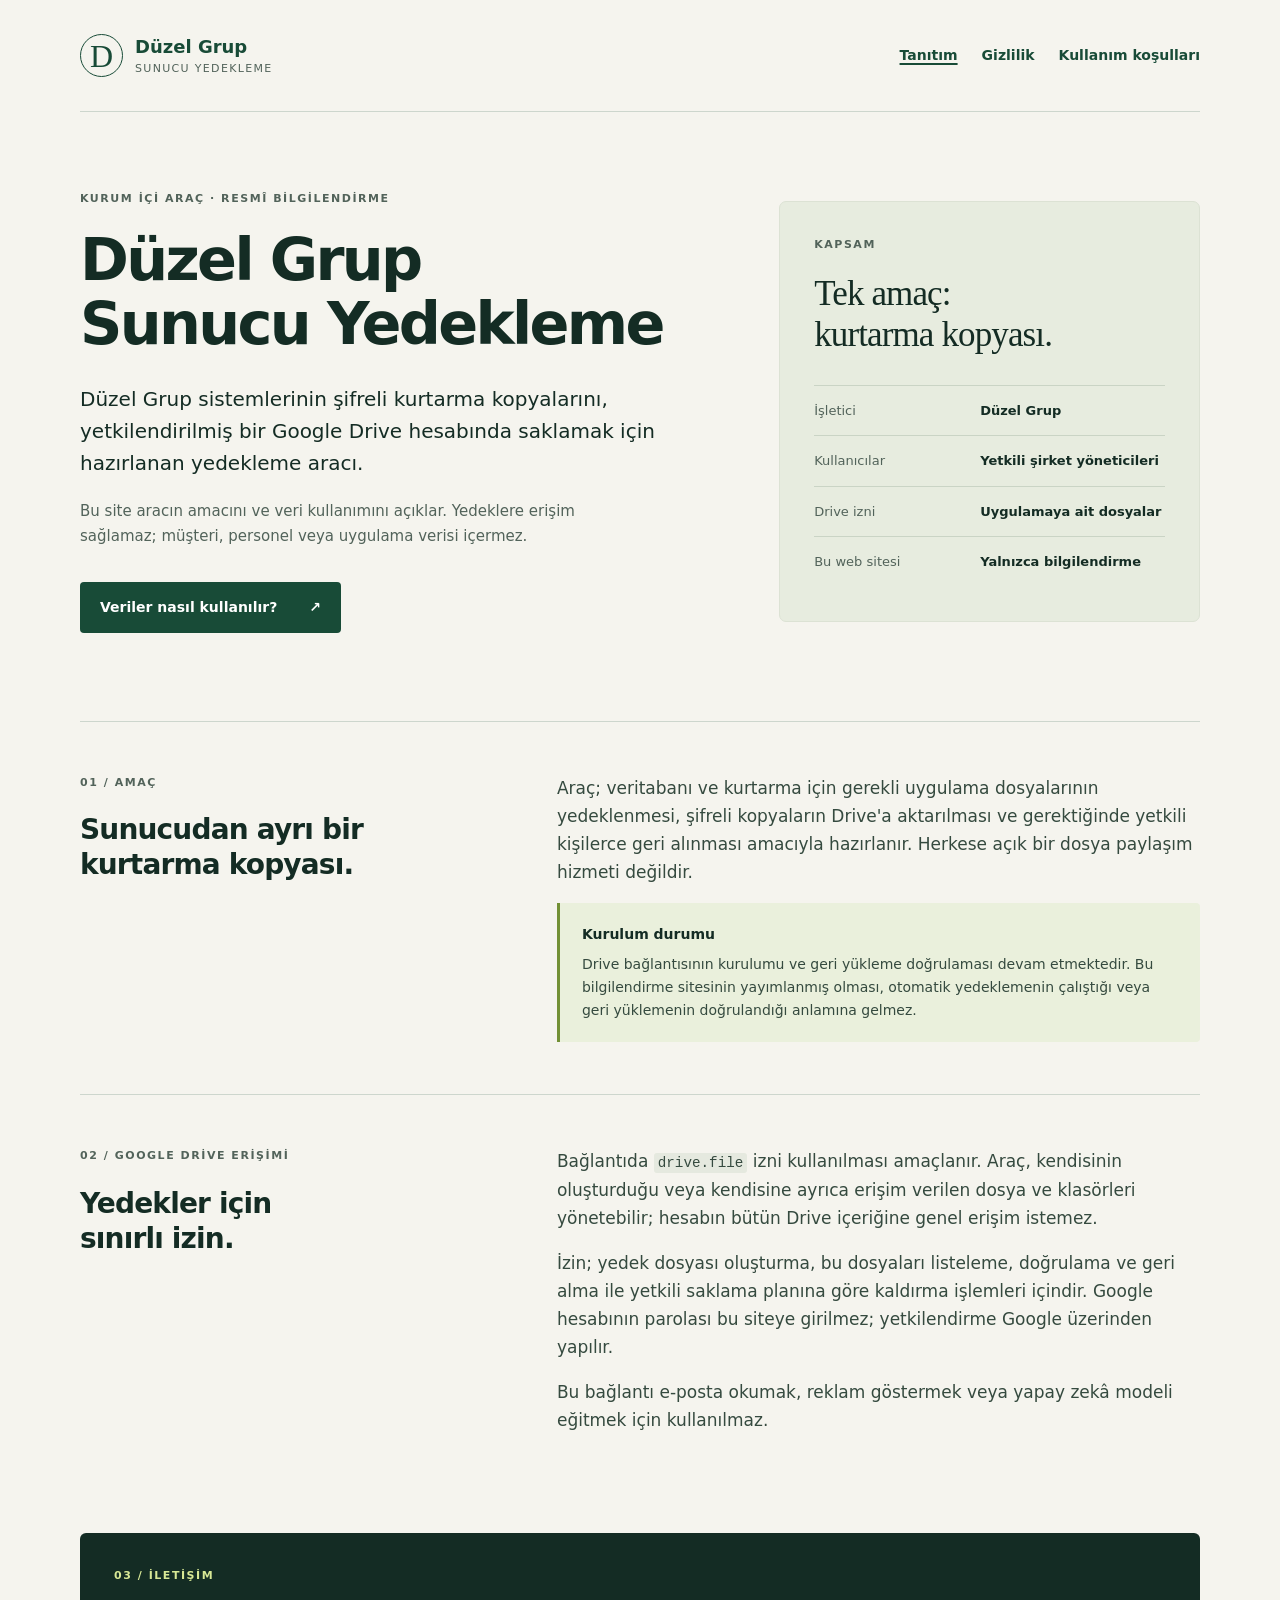
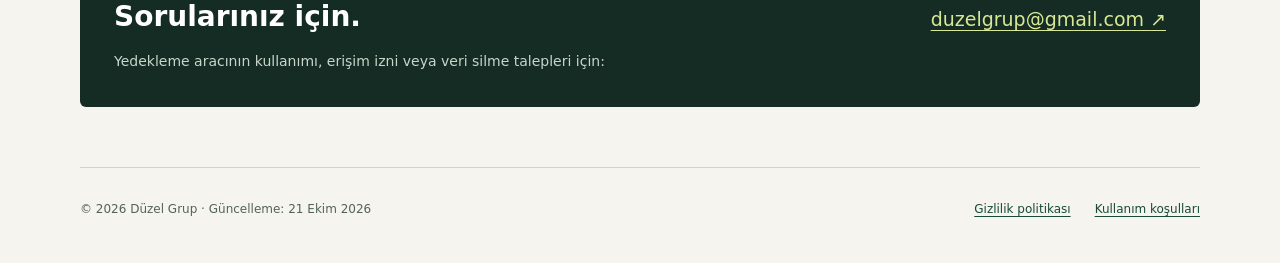
<file: docs/index.html>
<!doctype html>
<html lang="tr">
<head>
  <meta charset="utf-8">
  <meta name="viewport" content="width=device-width, initial-scale=1">
  <meta name="description" content="Düzel Grup Sunucu Yedekleme aracının amacı, sınırlı Google Drive erişimi ve veri kullanımı hakkında bilgilendirme.">
  <meta name="color-scheme" content="light">
  <meta name="referrer" content="strict-origin-when-cross-origin">
  <title>Düzel Grup Sunucu Yedekleme</title>
  <link rel="stylesheet" href="styles.css">
</head>
<body>
  <a class="skip" href="#icerik">İçeriğe geç</a>
  <header class="header shell">
    <a class="brand" href="./" aria-label="Düzel Grup Sunucu Yedekleme ana sayfası"><span class="brand-mark" aria-hidden="true">D</span><span>Düzel Grup<small>Sunucu Yedekleme</small></span></a>
    <nav aria-label="Ana menü"><a href="./" aria-current="page">Tanıtım</a><a href="gizlilik.html">Gizlilik</a><a href="kullanim-kosullari.html">Kullanım koşulları</a></nav>
  </header>
  <main id="icerik">
    <section class="hero shell">
      <div>
        <p class="eyebrow">Kurum içi araç · Resmî bilgilendirme</p>
        <h1>Düzel Grup<br>Sunucu Yedekleme</h1>
        <p class="lead">Düzel Grup sistemlerinin şifreli kurtarma kopyalarını, yetkilendirilmiş bir Google Drive hesabında saklamak için hazırlanan yedekleme aracı.</p>
        <p class="hero-detail">Bu site aracın amacını ve veri kullanımını açıklar. Yedeklere erişim sağlamaz; müşteri, personel veya uygulama verisi içermez.</p>
        <a class="button" href="gizlilik.html">Veriler nasıl kullanılır? <span aria-hidden="true">↗</span></a>
      </div>
      <aside class="summary" aria-label="Aracın kapsamı">
        <p class="eyebrow">Kapsam</p>
        <h2>Tek amaç:<br>kurtarma kopyası.</h2>
        <dl>
          <div><dt>İşletici</dt><dd>Düzel Grup</dd></div>
          <div><dt>Kullanıcılar</dt><dd>Yetkili şirket yöneticileri</dd></div>
          <div><dt>Drive izni</dt><dd>Uygulamaya ait dosyalar</dd></div>
          <div><dt>Bu web sitesi</dt><dd>Yalnızca bilgilendirme</dd></div>
        </dl>
      </aside>
    </section>
    <section class="section shell" aria-labelledby="amac">
      <div class="section-heading"><p class="eyebrow">01 / Amaç</p><h2 id="amac">Sunucudan ayrı bir kurtarma kopyası.</h2></div>
      <div class="section-copy">
        <p>Araç; veritabanı ve kurtarma için gerekli uygulama dosyalarının yedeklenmesi, şifreli kopyaların Drive'a aktarılması ve gerektiğinde yetkili kişilerce geri alınması amacıyla hazırlanır. Herkese açık bir dosya paylaşım hizmeti değildir.</p>
        <div class="notice"><strong>Kurulum durumu</strong><p>Drive bağlantısının kurulumu ve geri yükleme doğrulaması devam etmektedir. Bu bilgilendirme sitesinin yayımlanmış olması, otomatik yedeklemenin çalıştığı veya geri yüklemenin doğrulandığı anlamına gelmez.</p></div>
      </div>
    </section>
    <section class="section shell" aria-labelledby="erisim">
      <div class="section-heading"><p class="eyebrow">02 / Google Drive erişimi</p><h2 id="erisim">Yedekler için sınırlı izin.</h2></div>
      <div class="section-copy">
        <p>Bağlantıda <code>drive.file</code> izni kullanılması amaçlanır. Araç, kendisinin oluşturduğu veya kendisine ayrıca erişim verilen dosya ve klasörleri yönetebilir; hesabın bütün Drive içeriğine genel erişim istemez.</p>
        <p>İzin; yedek dosyası oluşturma, bu dosyaları listeleme, doğrulama ve geri alma ile yetkili saklama planına göre kaldırma işlemleri içindir. Google hesabının parolası bu siteye girilmez; yetkilendirme Google üzerinden yapılır.</p>
        <p>Bu bağlantı e-posta okumak, reklam göstermek veya yapay zekâ modeli eğitmek için kullanılmaz.</p>
      </div>
    </section>
    <section class="contact shell" aria-labelledby="iletisim">
      <div><p class="eyebrow">03 / İletişim</p><h2 id="iletisim">Sorularınız için.</h2><p>Yedekleme aracının kullanımı, erişim izni veya veri silme talepleri için:</p></div>
      <a class="contact-link" href="mailto:duzelgrup@gmail.com">duzelgrup@gmail.com <span aria-hidden="true">↗</span></a>
    </section>
  </main>
  <footer class="footer shell"><p>© 2026 Düzel Grup · Güncelleme: 21 Ekim 2026</p><div><a href="gizlilik.html">Gizlilik politikası</a><a href="kullanim-kosullari.html">Kullanım koşulları</a></div></footer>
</body>
</html>
</file>
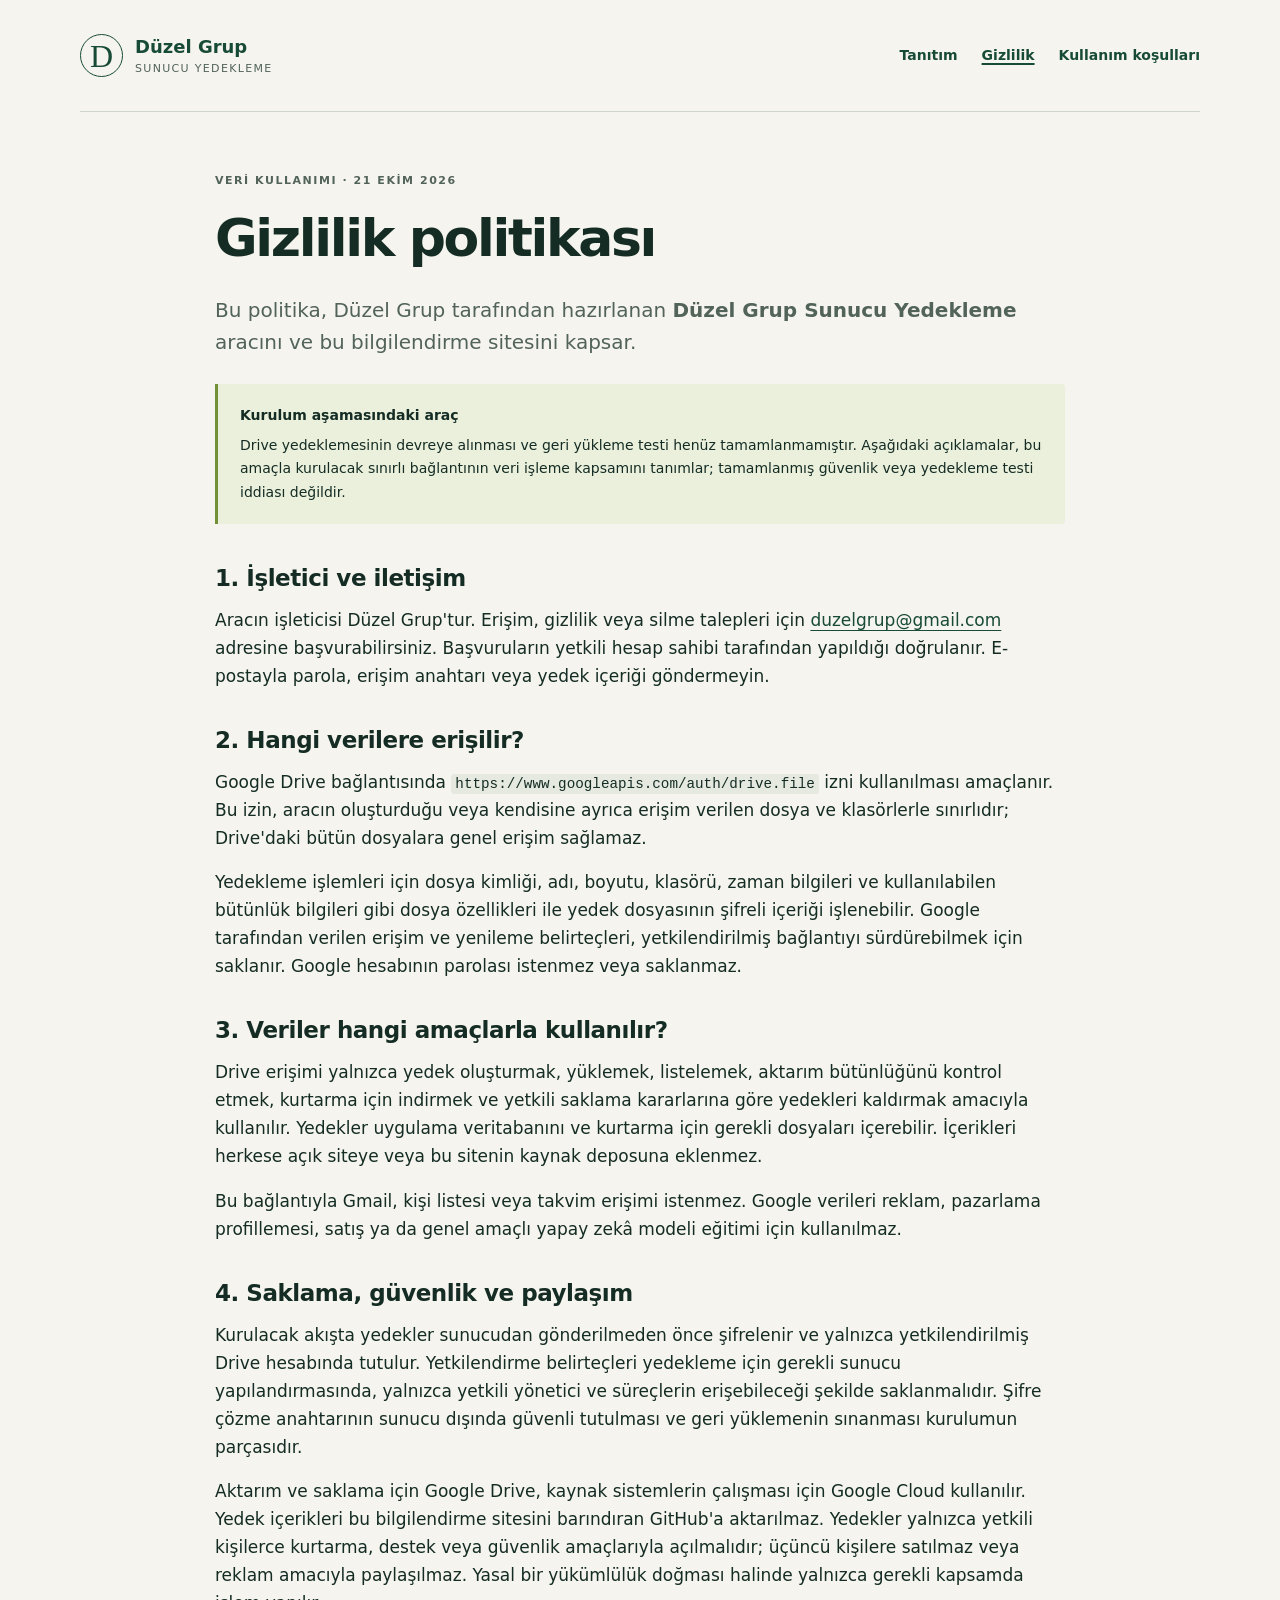
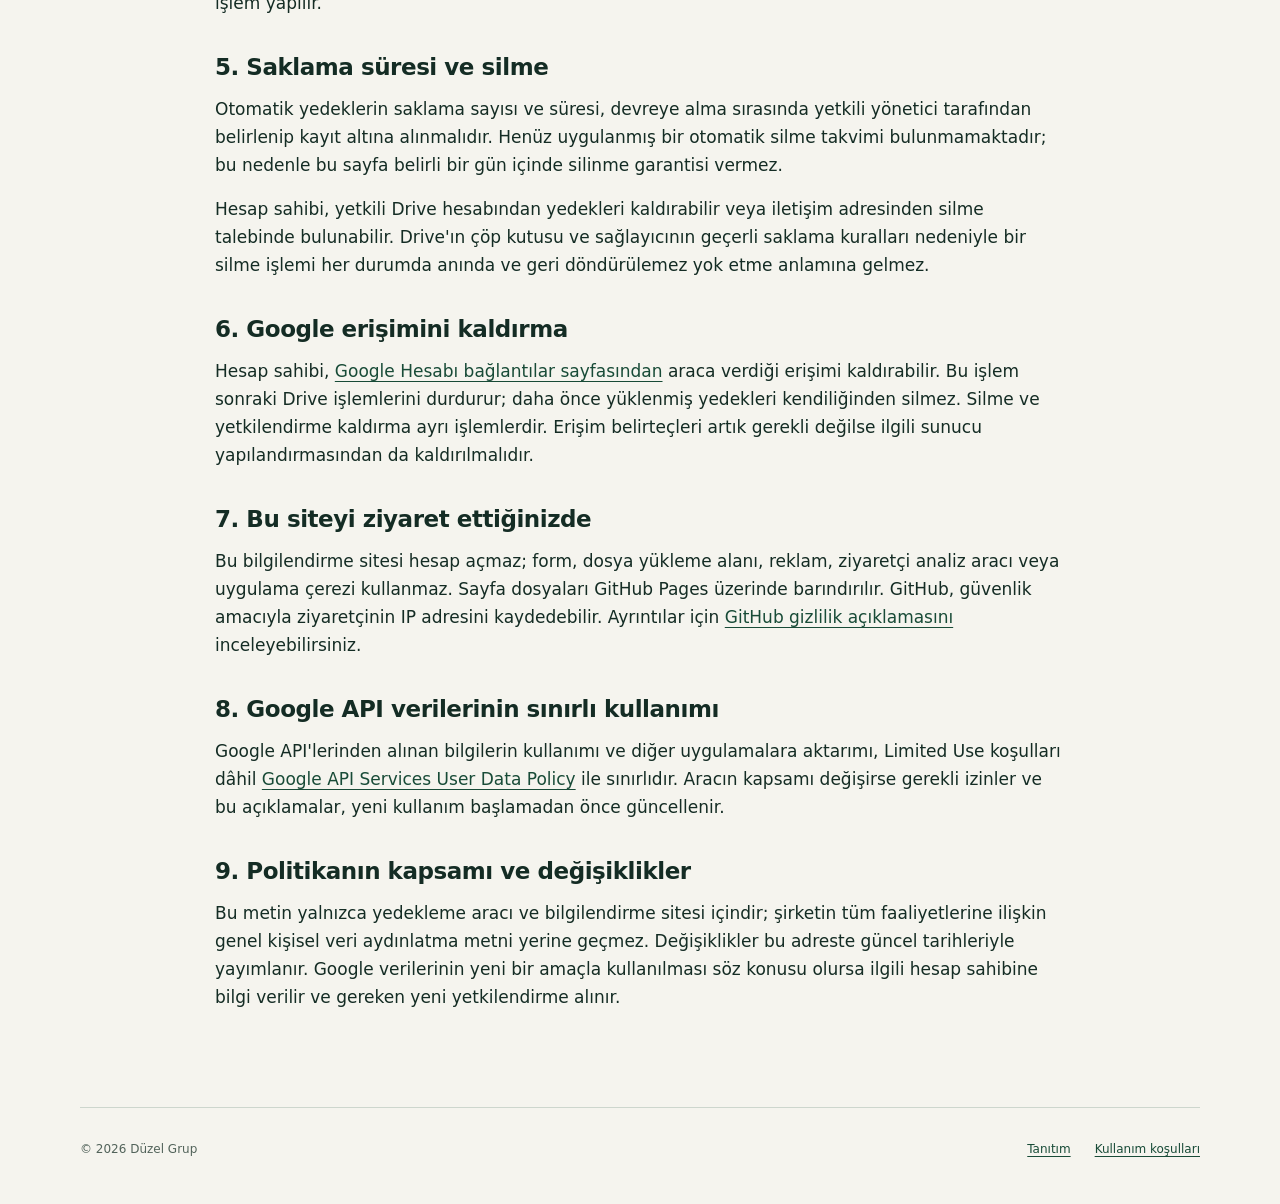
<file: docs/gizlilik.html>
<!doctype html>
<html lang="tr">
<head>
  <meta charset="utf-8">
  <meta name="viewport" content="width=device-width, initial-scale=1">
  <meta name="description" content="Düzel Grup Sunucu Yedekleme için Google Drive erişimi, veri kullanımı, saklama ve erişimi kaldırma hakkında gizlilik politikası.">
  <meta name="color-scheme" content="light">
  <meta name="referrer" content="strict-origin-when-cross-origin">
  <title>Gizlilik Politikası | Düzel Grup Sunucu Yedekleme</title>
  <link rel="stylesheet" href="styles.css">
</head>
<body>
  <a class="skip" href="#icerik">İçeriğe geç</a>
  <header class="header shell">
    <a class="brand" href="./"><span class="brand-mark" aria-hidden="true">D</span><span>Düzel Grup<small>Sunucu Yedekleme</small></span></a>
    <nav aria-label="Ana menü"><a href="./">Tanıtım</a><a href="gizlilik.html" aria-current="page">Gizlilik</a><a href="kullanim-kosullari.html">Kullanım koşulları</a></nav>
  </header>
  <main id="icerik" class="document shell">
    <p class="eyebrow">Veri kullanımı · 21 Ekim 2026</p>
    <h1>Gizlilik politikası</h1>
    <p class="lead">Bu politika, Düzel Grup tarafından hazırlanan <strong>Düzel Grup Sunucu Yedekleme</strong> aracını ve bu bilgilendirme sitesini kapsar.</p>
    <div class="notice"><strong>Kurulum aşamasındaki araç</strong><p>Drive yedeklemesinin devreye alınması ve geri yükleme testi henüz tamamlanmamıştır. Aşağıdaki açıklamalar, bu amaçla kurulacak sınırlı bağlantının veri işleme kapsamını tanımlar; tamamlanmış güvenlik veya yedekleme testi iddiası değildir.</p></div>
    <section><h2>1. İşletici ve iletişim</h2><p>Aracın işleticisi Düzel Grup'tur. Erişim, gizlilik veya silme talepleri için <a href="mailto:duzelgrup@gmail.com">duzelgrup@gmail.com</a> adresine başvurabilirsiniz. Başvuruların yetkili hesap sahibi tarafından yapıldığı doğrulanır. E-postayla parola, erişim anahtarı veya yedek içeriği göndermeyin.</p></section>
    <section><h2>2. Hangi verilere erişilir?</h2><p>Google Drive bağlantısında <code>https://www.googleapis.com/auth/drive.file</code> izni kullanılması amaçlanır. Bu izin, aracın oluşturduğu veya kendisine ayrıca erişim verilen dosya ve klasörlerle sınırlıdır; Drive'daki bütün dosyalara genel erişim sağlamaz.</p><p>Yedekleme işlemleri için dosya kimliği, adı, boyutu, klasörü, zaman bilgileri ve kullanılabilen bütünlük bilgileri gibi dosya özellikleri ile yedek dosyasının şifreli içeriği işlenebilir. Google tarafından verilen erişim ve yenileme belirteçleri, yetkilendirilmiş bağlantıyı sürdürebilmek için saklanır. Google hesabının parolası istenmez veya saklanmaz.</p></section>
    <section><h2>3. Veriler hangi amaçlarla kullanılır?</h2><p>Drive erişimi yalnızca yedek oluşturmak, yüklemek, listelemek, aktarım bütünlüğünü kontrol etmek, kurtarma için indirmek ve yetkili saklama kararlarına göre yedekleri kaldırmak amacıyla kullanılır. Yedekler uygulama veritabanını ve kurtarma için gerekli dosyaları içerebilir. İçerikleri herkese açık siteye veya bu sitenin kaynak deposuna eklenmez.</p><p>Bu bağlantıyla Gmail, kişi listesi veya takvim erişimi istenmez. Google verileri reklam, pazarlama profillemesi, satış ya da genel amaçlı yapay zekâ modeli eğitimi için kullanılmaz.</p></section>
    <section><h2>4. Saklama, güvenlik ve paylaşım</h2><p>Kurulacak akışta yedekler sunucudan gönderilmeden önce şifrelenir ve yalnızca yetkilendirilmiş Drive hesabında tutulur. Yetkilendirme belirteçleri yedekleme için gerekli sunucu yapılandırmasında, yalnızca yetkili yönetici ve süreçlerin erişebileceği şekilde saklanmalıdır. Şifre çözme anahtarının sunucu dışında güvenli tutulması ve geri yüklemenin sınanması kurulumun parçasıdır.</p><p>Aktarım ve saklama için Google Drive, kaynak sistemlerin çalışması için Google Cloud kullanılır. Yedek içerikleri bu bilgilendirme sitesini barındıran GitHub'a aktarılmaz. Yedekler yalnızca yetkili kişilerce kurtarma, destek veya güvenlik amaçlarıyla açılmalıdır; üçüncü kişilere satılmaz veya reklam amacıyla paylaşılmaz. Yasal bir yükümlülük doğması halinde yalnızca gerekli kapsamda işlem yapılır.</p></section>
    <section><h2>5. Saklama süresi ve silme</h2><p>Otomatik yedeklerin saklama sayısı ve süresi, devreye alma sırasında yetkili yönetici tarafından belirlenip kayıt altına alınmalıdır. Henüz uygulanmış bir otomatik silme takvimi bulunmamaktadır; bu nedenle bu sayfa belirli bir gün içinde silinme garantisi vermez.</p><p>Hesap sahibi, yetkili Drive hesabından yedekleri kaldırabilir veya iletişim adresinden silme talebinde bulunabilir. Drive'ın çöp kutusu ve sağlayıcının geçerli saklama kuralları nedeniyle bir silme işlemi her durumda anında ve geri döndürülemez yok etme anlamına gelmez.</p></section>
    <section><h2>6. Google erişimini kaldırma</h2><p>Hesap sahibi, <a href="https://myaccount.google.com/connections">Google Hesabı bağlantılar sayfasından</a> araca verdiği erişimi kaldırabilir. Bu işlem sonraki Drive işlemlerini durdurur; daha önce yüklenmiş yedekleri kendiliğinden silmez. Silme ve yetkilendirme kaldırma ayrı işlemlerdir. Erişim belirteçleri artık gerekli değilse ilgili sunucu yapılandırmasından da kaldırılmalıdır.</p></section>
    <section><h2>7. Bu siteyi ziyaret ettiğinizde</h2><p>Bu bilgilendirme sitesi hesap açmaz; form, dosya yükleme alanı, reklam, ziyaretçi analiz aracı veya uygulama çerezi kullanmaz. Sayfa dosyaları GitHub Pages üzerinde barındırılır. GitHub, güvenlik amacıyla ziyaretçinin IP adresini kaydedebilir. Ayrıntılar için <a href="https://docs.github.com/en/site-policy/privacy-policies/github-general-privacy-statement">GitHub gizlilik açıklamasını</a> inceleyebilirsiniz.</p></section>
    <section><h2>8. Google API verilerinin sınırlı kullanımı</h2><p>Google API'lerinden alınan bilgilerin kullanımı ve diğer uygulamalara aktarımı, Limited Use koşulları dâhil <a href="https://developers.google.com/terms/api-services-user-data-policy">Google API Services User Data Policy</a> ile sınırlıdır. Aracın kapsamı değişirse gerekli izinler ve bu açıklamalar, yeni kullanım başlamadan önce güncellenir.</p></section>
    <section><h2>9. Politikanın kapsamı ve değişiklikler</h2><p>Bu metin yalnızca yedekleme aracı ve bilgilendirme sitesi içindir; şirketin tüm faaliyetlerine ilişkin genel kişisel veri aydınlatma metni yerine geçmez. Değişiklikler bu adreste güncel tarihleriyle yayımlanır. Google verilerinin yeni bir amaçla kullanılması söz konusu olursa ilgili hesap sahibine bilgi verilir ve gereken yeni yetkilendirme alınır.</p></section>
  </main>
  <footer class="footer shell"><p>© 2026 Düzel Grup</p><div><a href="./">Tanıtım</a><a href="kullanim-kosullari.html">Kullanım koşulları</a></div></footer>
</body>
</html>
</file>
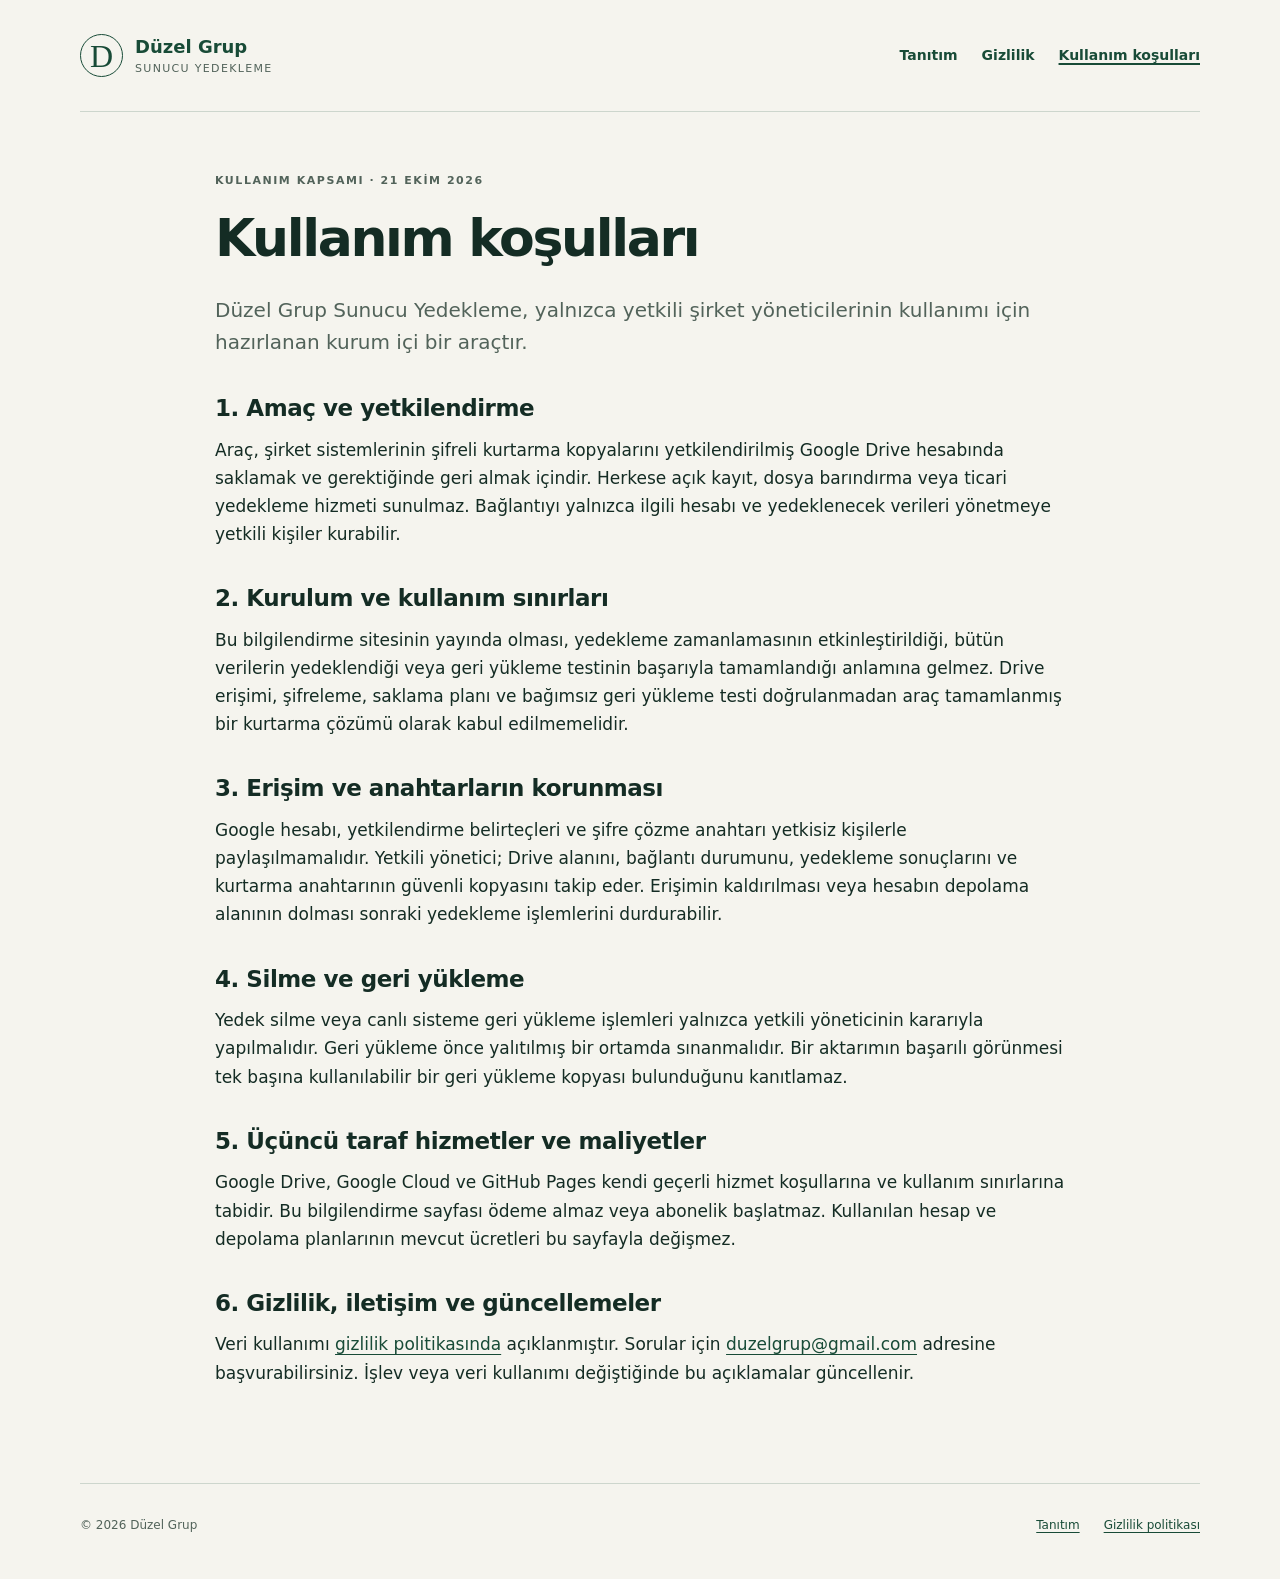
<file: docs/kullanim-kosullari.html>
<!doctype html>
<html lang="tr">
<head>
  <meta charset="utf-8">
  <meta name="viewport" content="width=device-width, initial-scale=1">
  <meta name="description" content="Düzel Grup Sunucu Yedekleme aracının kurum içi kullanım kapsamı, yetkilendirme ve kurtarma koşulları.">
  <meta name="color-scheme" content="light">
  <meta name="referrer" content="strict-origin-when-cross-origin">
  <title>Kullanım Koşulları | Düzel Grup Sunucu Yedekleme</title>
  <link rel="stylesheet" href="styles.css">
</head>
<body>
  <a class="skip" href="#icerik">İçeriğe geç</a>
  <header class="header shell">
    <a class="brand" href="./"><span class="brand-mark" aria-hidden="true">D</span><span>Düzel Grup<small>Sunucu Yedekleme</small></span></a>
    <nav aria-label="Ana menü"><a href="./">Tanıtım</a><a href="gizlilik.html">Gizlilik</a><a href="kullanim-kosullari.html" aria-current="page">Kullanım koşulları</a></nav>
  </header>
  <main id="icerik" class="document shell">
    <p class="eyebrow">Kullanım kapsamı · 21 Ekim 2026</p>
    <h1>Kullanım koşulları</h1>
    <p class="lead">Düzel Grup Sunucu Yedekleme, yalnızca yetkili şirket yöneticilerinin kullanımı için hazırlanan kurum içi bir araçtır.</p>
    <section><h2>1. Amaç ve yetkilendirme</h2><p>Araç, şirket sistemlerinin şifreli kurtarma kopyalarını yetkilendirilmiş Google Drive hesabında saklamak ve gerektiğinde geri almak içindir. Herkese açık kayıt, dosya barındırma veya ticari yedekleme hizmeti sunulmaz. Bağlantıyı yalnızca ilgili hesabı ve yedeklenecek verileri yönetmeye yetkili kişiler kurabilir.</p></section>
    <section><h2>2. Kurulum ve kullanım sınırları</h2><p>Bu bilgilendirme sitesinin yayında olması, yedekleme zamanlamasının etkinleştirildiği, bütün verilerin yedeklendiği veya geri yükleme testinin başarıyla tamamlandığı anlamına gelmez. Drive erişimi, şifreleme, saklama planı ve bağımsız geri yükleme testi doğrulanmadan araç tamamlanmış bir kurtarma çözümü olarak kabul edilmemelidir.</p></section>
    <section><h2>3. Erişim ve anahtarların korunması</h2><p>Google hesabı, yetkilendirme belirteçleri ve şifre çözme anahtarı yetkisiz kişilerle paylaşılmamalıdır. Yetkili yönetici; Drive alanını, bağlantı durumunu, yedekleme sonuçlarını ve kurtarma anahtarının güvenli kopyasını takip eder. Erişimin kaldırılması veya hesabın depolama alanının dolması sonraki yedekleme işlemlerini durdurabilir.</p></section>
    <section><h2>4. Silme ve geri yükleme</h2><p>Yedek silme veya canlı sisteme geri yükleme işlemleri yalnızca yetkili yöneticinin kararıyla yapılmalıdır. Geri yükleme önce yalıtılmış bir ortamda sınanmalıdır. Bir aktarımın başarılı görünmesi tek başına kullanılabilir bir geri yükleme kopyası bulunduğunu kanıtlamaz.</p></section>
    <section><h2>5. Üçüncü taraf hizmetler ve maliyetler</h2><p>Google Drive, Google Cloud ve GitHub Pages kendi geçerli hizmet koşullarına ve kullanım sınırlarına tabidir. Bu bilgilendirme sayfası ödeme almaz veya abonelik başlatmaz. Kullanılan hesap ve depolama planlarının mevcut ücretleri bu sayfayla değişmez.</p></section>
    <section><h2>6. Gizlilik, iletişim ve güncellemeler</h2><p>Veri kullanımı <a href="gizlilik.html">gizlilik politikasında</a> açıklanmıştır. Sorular için <a href="mailto:duzelgrup@gmail.com">duzelgrup@gmail.com</a> adresine başvurabilirsiniz. İşlev veya veri kullanımı değiştiğinde bu açıklamalar güncellenir.</p></section>
  </main>
  <footer class="footer shell"><p>© 2026 Düzel Grup</p><div><a href="./">Tanıtım</a><a href="gizlilik.html">Gizlilik politikası</a></div></footer>
</body>
</html>
</file>
<file: docs/styles.css>
:root {
  --paper: #f5f4ee;
  --ink: #142c24;
  --muted: #52635a;
  --line: #cdd6cd;
  --green: #184b37;
  --accent: #d8e896;
}
* { box-sizing: border-box; }
html { scroll-behavior: smooth; }
body { margin: 0; background: var(--paper); color: var(--ink); font: 17px/1.65 system-ui, -apple-system, "Segoe UI", sans-serif; }
a { color: var(--green); text-underline-offset: .22em; }
a:hover { text-decoration-thickness: 2px; }
a:focus-visible { outline: 3px solid #176bb1; outline-offset: 5px; border-radius: 3px; }
.shell { width: min(1120px, calc(100% - 64px)); margin-inline: auto; }
.skip { position: absolute; left: 16px; top: -100px; z-index: 1; padding: 8px 16px; background: white; }
.skip:focus { top: 10px; }
.header { display: flex; align-items: center; justify-content: space-between; gap: 24px; min-height: 112px; border-bottom: 1px solid var(--line); }
.brand { display: flex; align-items: center; gap: 12px; font-size: 18px; font-weight: 750; line-height: 1.2; text-decoration: none; }
.brand small { display: block; margin-top: 5px; color: var(--muted); font-size: 11px; font-weight: 500; letter-spacing: .12em; text-transform: uppercase; }
.brand-mark { display: grid; place-items: center; width: 43px; height: 43px; border: 1px solid var(--green); border-radius: 50%; font: 32px/1 Georgia, serif; }
nav { display: flex; flex-wrap: wrap; gap: 24px; }
nav a { font-size: 14px; font-weight: 600; text-decoration: none; }
nav a[aria-current] { text-decoration: underline; text-decoration-thickness: 2px; }
.hero { display: grid; grid-template-columns: 1.5fr 1fr; align-items: center; gap: 68px; padding-block: 78px 88px; }
.eyebrow { margin: 0 0 20px; color: var(--muted); font-size: 11px; font-weight: 700; letter-spacing: .14em; text-transform: uppercase; }
h1, h2 { text-wrap: balance; }
h1 { margin: 0 0 28px; font-size: clamp(36px, 4.6vw, 61px); font-weight: 650; line-height: 1.08; letter-spacing: -.045em; }
.lead { font-size: 20px; line-height: 1.6; }
.hero-detail { max-width: 510px; color: var(--muted); font-size: 15px; }
.button { display: inline-flex; align-items: center; gap: 32px; margin-top: 18px; padding: 14px 20px; border-radius: 4px; color: white; background: var(--green); font-size: 14px; font-weight: 600; text-decoration: none; }
.button:hover { background: #0e3827; }
.summary { padding: 34px; border-radius: 7px; background: #e7ecdf; border: 1px solid #dce2d4; }
.summary h2 { margin: 0 0 30px; font: 35px/1.15 Georgia, "Times New Roman", serif; letter-spacing: -.025em; }
dl { margin: 0; }
dl div { display: grid; grid-template-columns: 1fr 1.2fr; gap: 12px; padding-block: 14px; border-top: 1px solid #cad4c5; font-size: 13px; }
dt { color: var(--muted); }
dd { margin: 0; font-weight: 600; }
.section { display: grid; grid-template-columns: 1fr 1.6fr; gap: 75px; padding-block: 52px; border-top: 1px solid var(--line); }
.section h2 { margin: 0; max-width: 300px; font-size: 28px; line-height: 1.25; letter-spacing: -.03em; }
.section-copy > p:first-child { margin-top: 0; }
.section-copy p { color: #354a3f; }
.notice { padding: 20px 22px; border-left: 3px solid #729035; background: #eaf0dc; border-radius: 0 4px 4px 0; font-size: 14px; }
.notice p { margin: 7px 0 0; }
code { font-family: ui-monospace, Consolas, monospace; font-size: .84em; overflow-wrap: anywhere; padding: 2px 4px; background: #e5e9df; border-radius: 3px; }
.contact { display: flex; align-items: center; justify-content: space-between; gap: 32px; margin-block: 30px 60px; padding: 34px; border-radius: 6px; background: var(--ink); color: white; }
.contact .eyebrow { color: var(--accent); margin-bottom: 8px; }
.contact h2 { margin: 0; font-size: 28px; }
.contact p:last-child { margin: 10px 0 0; color: #c9d5cb; font-size: 14px; }
.contact-link { white-space: nowrap; color: var(--accent); font-size: 19px; }
.footer { display: flex; align-items: center; justify-content: space-between; gap: 20px; padding-block: 20px 32px; border-top: 1px solid var(--line); color: var(--muted); font-size: 12px; }
.footer div { display: flex; flex-wrap: wrap; gap: 24px; }
.document { max-width: 850px; padding-block: 60px 80px; }
.document h1 { font-size: clamp(36px, 5vw, 52px); }
.document .lead { color: var(--muted); }
.document .notice { margin-block: 26px 40px; }
.document section { margin-top: 36px; }
.document h2 { margin-bottom: 12px; font-size: 23px; line-height: 1.3; letter-spacing: -.02em; }
.document section p { margin-block: 0 16px; }
@media (max-width: 850px) {
  .header { flex-wrap: wrap; padding-block: 22px; }
  .hero { gap: 28px; grid-template-columns: 1.3fr 1fr; padding-block: 52px; }
  .summary { padding: 24px; }
  .section { gap: 36px; }
  .contact { flex-direction: column; align-items: flex-start; }
}
@media (max-width: 600px) {
  .shell { width: calc(100% - 36px); }
  .header { align-items: flex-start; gap: 22px; }
  nav { gap: 18px; }
  nav a { font-size: 12px; }
  .hero, .section { grid-template-columns: 1fr; gap: 28px; }
  .hero { padding-block: 40px; }
  .lead { font-size: 18px; }
  .section { padding-block: 34px; }
  .section h2 { max-width: none; }
  .summary h2 { font-size: 30px; }
  .contact { padding: 26px; margin-bottom: 35px; }
  .contact-link { font-size: 16px; }
  .footer { flex-direction: column; align-items: flex-start; gap: 8px; }
  .document { padding-block: 40px 50px; }
  .document h2 { font-size: 21px; }
}
@media (prefers-reduced-motion: reduce) { html { scroll-behavior: auto; } }
</file>
